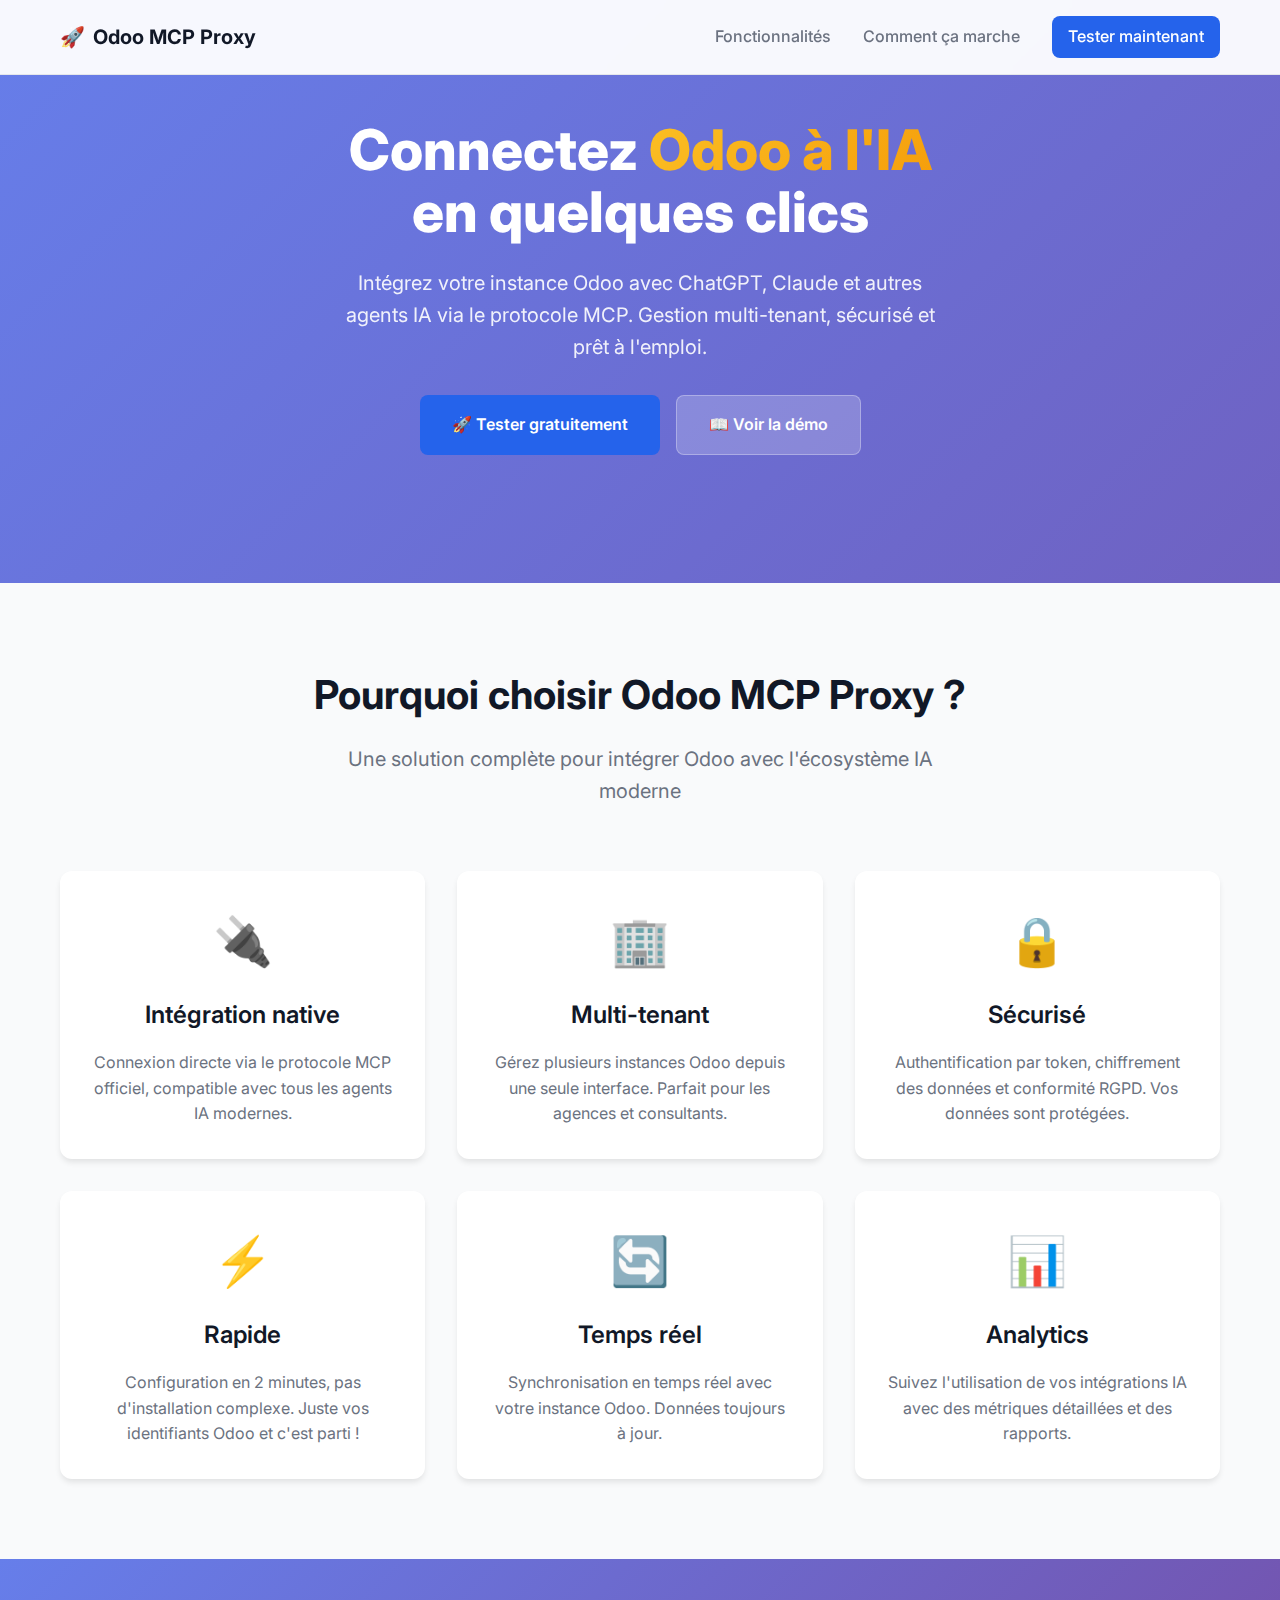
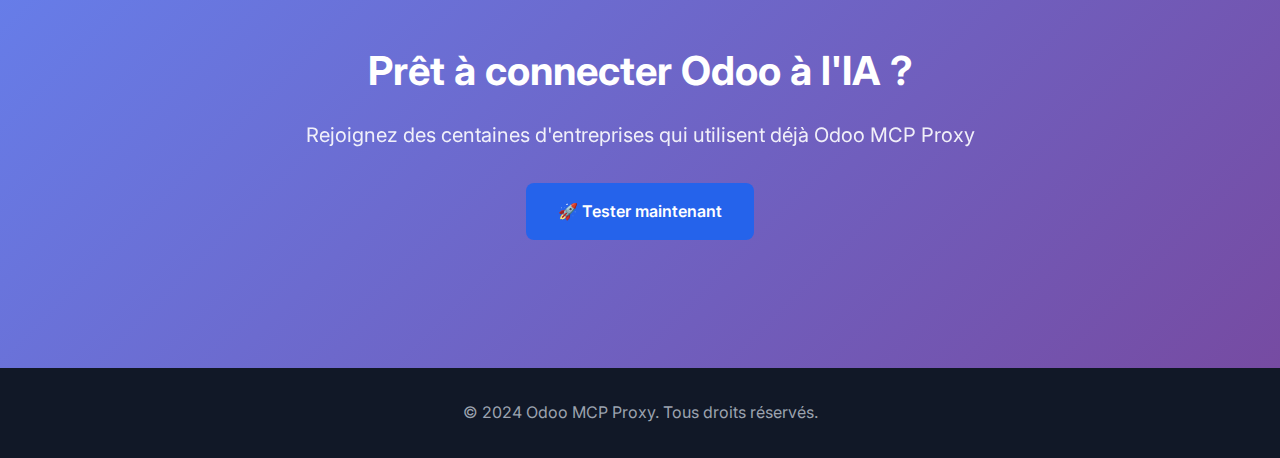
<file: frontend/index.html>
<!DOCTYPE html>
<html lang="fr">
<head>
    <meta charset="UTF-8">
    <meta name="viewport" content="width=device-width, initial-scale=1.0">
    <title>Odoo MCP Proxy - Connectez Odoo à l'IA</title>
    <meta name="description" content="Connectez votre instance Odoo à ChatGPT, Claude et autres agents IA via le protocole MCP. Multi-tenant, sécurisé et facile à utiliser.">
    
    <link rel="preconnect" href="https://fonts.googleapis.com">
    <link rel="preconnect" href="https://fonts.gstatic.com" crossorigin>
    <link href="https://fonts.googleapis.com/css2?family=Inter:wght@400;500;600;700&display=swap" rel="stylesheet">
    
    <style>
        * {
            margin: 0;
            padding: 0;
            box-sizing: border-box;
        }
        
        body {
            font-family: 'Inter', sans-serif;
            line-height: 1.6;
            color: #333;
            background: linear-gradient(135deg, #667eea 0%, #764ba2 100%);
            min-height: 100vh;
        }
        
        .container {
            max-width: 1200px;
            margin: 0 auto;
            padding: 0 20px;
        }
        
        /* Navigation */
        .navbar {
            position: fixed;
            top: 0;
            left: 0;
            right: 0;
            background: rgba(255, 255, 255, 0.95);
            backdrop-filter: blur(10px);
            border-bottom: 1px solid #e5e7eb;
            z-index: 1000;
            padding: 1rem 0;
        }
        
        .nav-container {
            display: flex;
            align-items: center;
            justify-content: space-between;
        }
        
        .nav-brand {
            display: flex;
            align-items: center;
            gap: 0.5rem;
            font-weight: 700;
            font-size: 1.25rem;
            color: #111827;
            text-decoration: none;
        }
        
        .nav-menu {
            display: flex;
            align-items: center;
            gap: 2rem;
        }
        
        .nav-link {
            color: #6b7280;
            text-decoration: none;
            font-weight: 500;
            transition: color 0.2s;
        }
        
        .nav-link:hover {
            color: #2563eb;
        }
        
        .nav-cta {
            background: #2563eb;
            color: white !important;
            padding: 0.5rem 1rem;
            border-radius: 8px;
            transition: all 0.2s;
        }
        
        .nav-cta:hover {
            background: #1d4ed8;
            transform: translateY(-1px);
        }
        
        /* Hero Section */
        .hero {
            padding: 120px 0 80px;
            text-align: center;
            color: white;
        }
        
        .hero h1 {
            font-size: 3.5rem;
            font-weight: 800;
            margin-bottom: 1.5rem;
            line-height: 1.1;
        }
        
        .gradient-text {
            background: linear-gradient(135deg, #fbbf24 0%, #f59e0b 100%);
            -webkit-background-clip: text;
            -webkit-text-fill-color: transparent;
            background-clip: text;
        }
        
        .hero p {
            font-size: 1.25rem;
            margin-bottom: 2rem;
            opacity: 0.9;
            max-width: 600px;
            margin-left: auto;
            margin-right: auto;
        }
        
        .hero-actions {
            display: flex;
            gap: 1rem;
            justify-content: center;
            margin-bottom: 3rem;
        }
        
        .btn {
            display: inline-flex;
            align-items: center;
            justify-content: center;
            padding: 1rem 2rem;
            border-radius: 8px;
            font-weight: 600;
            text-decoration: none;
            transition: all 0.2s;
            border: none;
            cursor: pointer;
            font-size: 1rem;
        }
        
        .btn-primary {
            background: #2563eb;
            color: white;
        }
        
        .btn-primary:hover {
            background: #1d4ed8;
            transform: translateY(-2px);
        }
        
        .btn-secondary {
            background: rgba(255, 255, 255, 0.2);
            color: white;
            border: 1px solid rgba(255, 255, 255, 0.3);
        }
        
        .btn-secondary:hover {
            background: rgba(255, 255, 255, 0.3);
            transform: translateY(-2px);
        }
        
        /* Features Section */
        .features {
            padding: 80px 0;
            background: #f9fafb;
        }
        
        .section-header {
            text-align: center;
            margin-bottom: 4rem;
        }
        
        .section-title {
            font-size: 2.5rem;
            font-weight: 700;
            color: #111827;
            margin-bottom: 1rem;
        }
        
        .section-description {
            font-size: 1.25rem;
            color: #6b7280;
            max-width: 600px;
            margin: 0 auto;
        }
        
        .features-grid {
            display: grid;
            grid-template-columns: repeat(auto-fit, minmax(300px, 1fr));
            gap: 2rem;
        }
        
        .feature-card {
            background: white;
            padding: 2rem;
            border-radius: 12px;
            box-shadow: 0 4px 6px -1px rgb(0 0 0 / 0.1);
            text-align: center;
            transition: transform 0.2s;
        }
        
        .feature-card:hover {
            transform: translateY(-4px);
        }
        
        .feature-icon {
            font-size: 3rem;
            margin-bottom: 1rem;
        }
        
        .feature-title {
            font-size: 1.5rem;
            font-weight: 600;
            color: #111827;
            margin-bottom: 1rem;
        }
        
        .feature-description {
            color: #6b7280;
            line-height: 1.6;
        }
        
        /* CTA Section */
        .cta {
            padding: 80px 0;
            background: linear-gradient(135deg, #667eea 0%, #764ba2 100%);
            color: white;
            text-align: center;
        }
        
        .cta h2 {
            font-size: 2.5rem;
            font-weight: 700;
            margin-bottom: 1rem;
        }
        
        .cta p {
            font-size: 1.25rem;
            margin-bottom: 2rem;
            opacity: 0.9;
        }
        
        /* Footer */
        .footer {
            background: #111827;
            color: #9ca3af;
            padding: 2rem 0;
            text-align: center;
        }
        
        /* Responsive */
        @media (max-width: 768px) {
            .nav-menu {
                display: none;
            }
            
            .hero h1 {
                font-size: 2.5rem;
            }
            
            .hero-actions {
                flex-direction: column;
                align-items: center;
            }
            
            .features-grid {
                grid-template-columns: 1fr;
            }
        }
    </style>
</head>
<body>
    <!-- Navigation -->
    <nav class="navbar">
        <div class="container">
            <div class="nav-container">
                <a href="/" class="nav-brand">
                    <span>🚀</span>
                    <span>Odoo MCP Proxy</span>
                </a>
                <div class="nav-menu">
                    <a href="#features" class="nav-link">Fonctionnalités</a>
                    <a href="#how-it-works" class="nav-link">Comment ça marche</a>
                    <a href="/test" class="nav-link nav-cta">Tester maintenant</a>
                </div>
            </div>
        </div>
    </nav>

    <!-- Hero Section -->
    <section class="hero">
        <div class="container">
            <h1>
                Connectez <span class="gradient-text">Odoo à l'IA</span><br>
                en quelques clics
            </h1>
            <p>
                Intégrez votre instance Odoo avec ChatGPT, Claude et autres agents IA via le protocole MCP. 
                Gestion multi-tenant, sécurisé et prêt à l'emploi.
            </p>
            <div class="hero-actions">
                <a href="/test" class="btn btn-primary">
                    🚀 Tester gratuitement
                </a>
                <a href="#features" class="btn btn-secondary">
                    📖 Voir la démo
                </a>
            </div>
        </div>
    </section>

    <!-- Features Section -->
    <section id="features" class="features">
        <div class="container">
            <div class="section-header">
                <h2 class="section-title">Pourquoi choisir Odoo MCP Proxy ?</h2>
                <p class="section-description">
                    Une solution complète pour intégrer Odoo avec l'écosystème IA moderne
                </p>
            </div>
            <div class="features-grid">
                <div class="feature-card">
                    <div class="feature-icon">🔌</div>
                    <h3 class="feature-title">Intégration native</h3>
                    <p class="feature-description">
                        Connexion directe via le protocole MCP officiel, compatible avec tous les agents IA modernes.
                    </p>
                </div>
                <div class="feature-card">
                    <div class="feature-icon">🏢</div>
                    <h3 class="feature-title">Multi-tenant</h3>
                    <p class="feature-description">
                        Gérez plusieurs instances Odoo depuis une seule interface. Parfait pour les agences et consultants.
                    </p>
                </div>
                <div class="feature-card">
                    <div class="feature-icon">🔒</div>
                    <h3 class="feature-title">Sécurisé</h3>
                    <p class="feature-description">
                        Authentification par token, chiffrement des données et conformité RGPD. Vos données sont protégées.
                    </p>
                </div>
                <div class="feature-card">
                    <div class="feature-icon">⚡</div>
                    <h3 class="feature-title">Rapide</h3>
                    <p class="feature-description">
                        Configuration en 2 minutes, pas d'installation complexe. Juste vos identifiants Odoo et c'est parti !
                    </p>
                </div>
                <div class="feature-card">
                    <div class="feature-icon">🔄</div>
                    <h3 class="feature-title">Temps réel</h3>
                    <p class="feature-description">
                        Synchronisation en temps réel avec votre instance Odoo. Données toujours à jour.
                    </p>
                </div>
                <div class="feature-card">
                    <div class="feature-icon">📊</div>
                    <h3 class="feature-title">Analytics</h3>
                    <p class="feature-description">
                        Suivez l'utilisation de vos intégrations IA avec des métriques détaillées et des rapports.
                    </p>
                </div>
            </div>
        </div>
    </section>

    <!-- CTA Section -->
    <section class="cta">
        <div class="container">
            <h2>Prêt à connecter Odoo à l'IA ?</h2>
            <p>
                Rejoignez des centaines d'entreprises qui utilisent déjà Odoo MCP Proxy
            </p>
            <div class="hero-actions">
                <a href="/test" class="btn btn-primary">
                    🚀 Tester maintenant
                </a>
            </div>
        </div>
    </section>

    <!-- Footer -->
    <footer class="footer">
        <div class="container">
            <p>© 2024 Odoo MCP Proxy. Tous droits réservés.</p>
        </div>
    </footer>

    <script>
        // Smooth scrolling for navigation links
        document.querySelectorAll('a[href^="#"]').forEach(link => {
            link.addEventListener('click', function(e) {
                e.preventDefault();
                const targetId = this.getAttribute('href');
                const targetElement = document.querySelector(targetId);
                
                if (targetElement) {
                    const offsetTop = targetElement.offsetTop - 80; // Account for fixed navbar
                    window.scrollTo({
                        top: offsetTop,
                        behavior: 'smooth'
                    });
                }
            });
        });
    </script>
</body>
</html>
</file>
